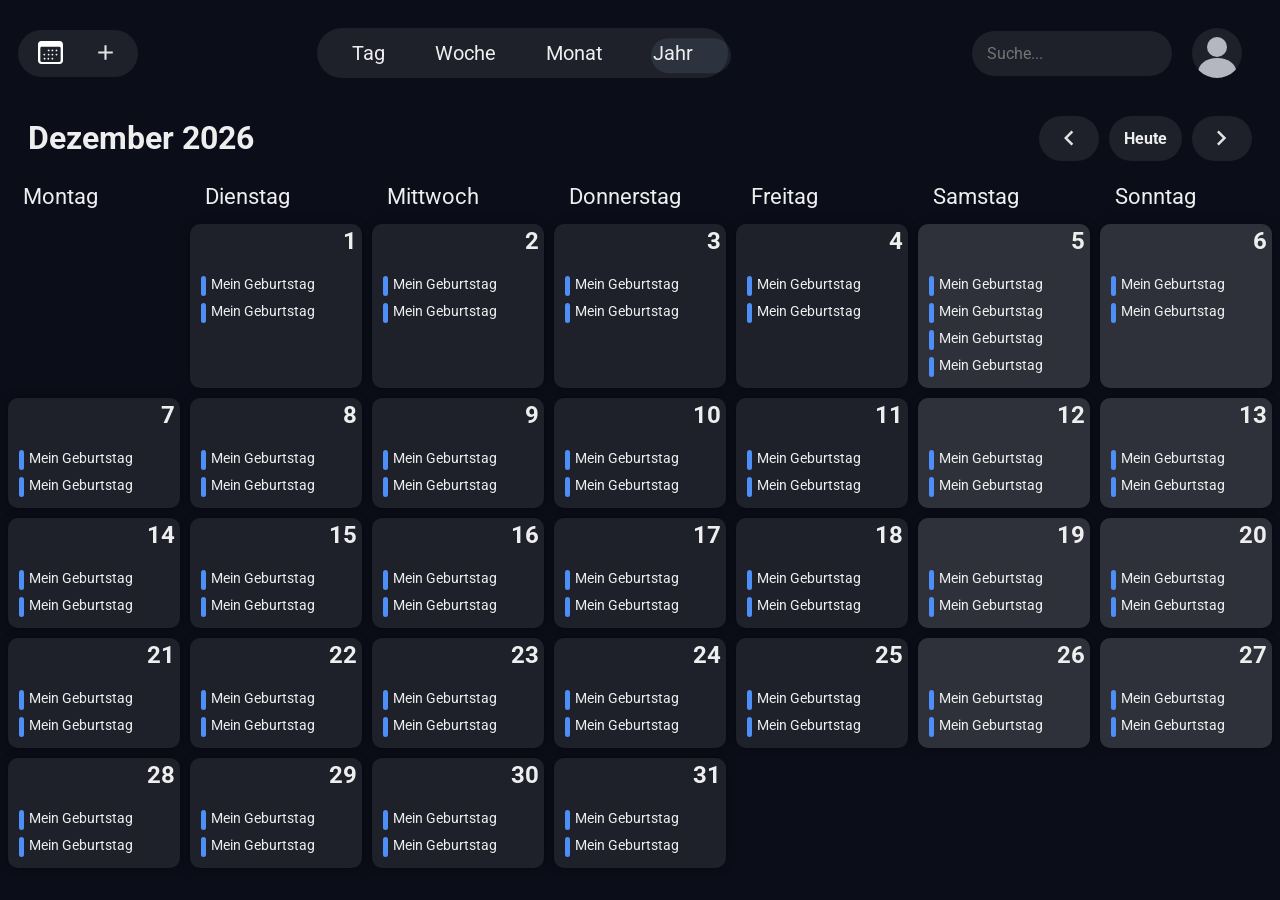
<file: frontend/month-look.html>
<!doctype html>
<html lang="de" data-theme="dark">
  <head>
    <meta charset="UTF-8" />
    <meta name="viewport" content="width=device-width, initial-scale=1.0" />
    <title>Document</title>
    <link rel="stylesheet" href="color.css" />
    <link rel="stylesheet" href="month-look.css" />
    <link rel="stylesheet" href="nav.css" />

    <link rel="preconnect" href="https://fonts.googleapis.com" />
    <link rel="preconnect" href="https://fonts.gstatic.com" crossorigin />
    <link
      href="https://fonts.googleapis.com/css2?family=Caveat:wght@400..700&family=Roboto:ital,wght@0,100..900;1,100..900&display=swap"
      rel="stylesheet"
    />
  </head>
  <body>
    <nav class="nav">
      <div class="nav-left">
        <button>
          <img src="/img/calender.svg" alt="" />
        </button>
        <button>
          <img src="/img/Plus.svg" alt="" />
        </button>
      </div>

      <div class="calender-look">
        <button id="day-view">Tag</button><button id="week-view">Woche</button
        ><button id="month-view">Monat</button
        ><button id="year-view">Jahr</button>
        <div id="view-content"></div>
      </div>

      <div class="nav-right">
        <div class="search-container">
          <button id="search-button">
            <img class="search-icon" src="/img/search.svg" alt="" />
          </button>
          <input id="search-input" type="search" placeholder="Suche..." />
        </div>
        <button id="profil-button">
          <div class="profile-avatar"></div>
        </button>
      </div>
    </nav>

    <div class="under-nav">
      <h1 id="month-title">Juni 2026</h1>
      <div class="nav-buttons">
        <button id="prev-month" class="nav-button">
          <img src="/img/links_pfeil.svg" alt="" />
        </button>
        <button id="today" class="nav-button">Heute</button>
        <button id="next-month" class="nav-button">
          <img src="/img/rechts_pfeil.svg" alt="" />
        </button>
      </div>
    </div>

    <div class="grid-container" id="grid-container">
      <div class="Week-day">Montag</div>
      <div class="Week-day">Dienstag</div>
      <div class="Week-day">Mittwoch</div>
      <div class="Week-day">Donnerstag</div>
      <div class="Week-day">Freitag</div>
      <div class="Week-day">Samstag</div>
      <div class="Week-day">Sonntag</div>
    </div>

    <template id="calender-day">
      <div class="container-calender">
        <h2 class="date-headline">date</h2>
        <div class="content"></div>
      </div>
    </template>

    <template id="Event">
      <button class="event">
        <div class="event-color"></div>
        <span class="event-content"></span>
      </button>
    </template>

    <script src="month-look.js"></script>
    <script src="nav.js"></script>
  </body>
</html>
</file>
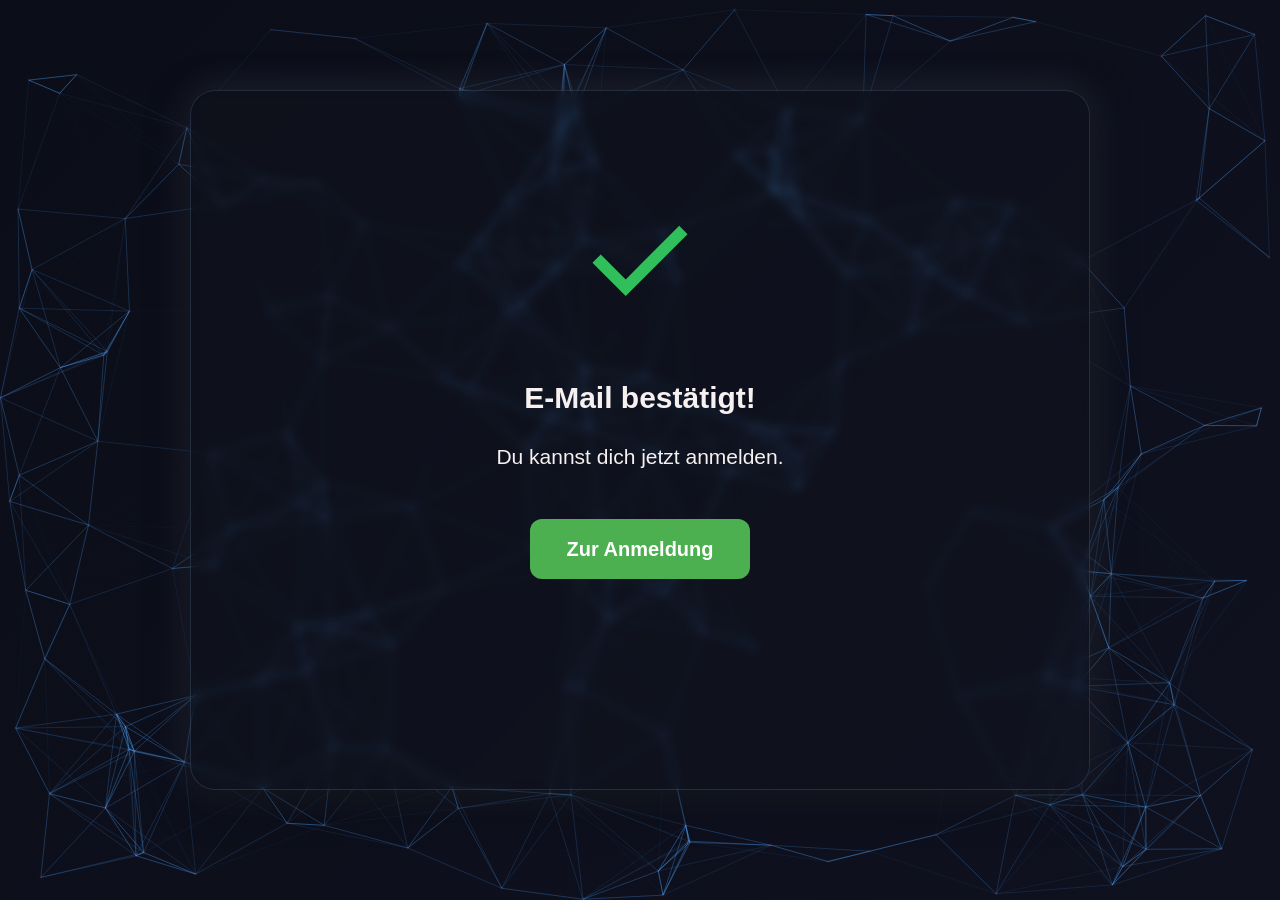
<file: templates/confirm.html>
<!doctype html>
<html lang="de" data-theme="dark">
  <head>
    <meta charset="UTF-8" />
    <meta name="viewport" content="width=device-width, initial-scale=1.0" />
    <title>Anmelden</title>

    <link rel="stylesheet" href="/static/css/confirm.css" />
    <link rel="stylesheet" href="/static/css/login.css" />
    <link rel="stylesheet" href="/static/css/div-animation.css" />


    <link rel="stylesheet" href="/static/css/color.css" />
  </head>

  <body>
    <canvas id="background"></canvas>

    <div class="login-wrapper" id="div-anmelde-wrapper">
        <div class="login-box" id="div-confirm">
        <img src="/static/img/check.svg" alt="" class="confirm-icon" />
        <h1>E-Mail bestätigt!</h1>
        <p>Du kannst dich jetzt anmelden.</p>
        <a href="/" class="btn-pos-link">Zur Anmeldung</a>
        </div>
        <p id="message"></p>
      </div>
    </div>

    <script src="/static/js/login.js"></script>
    <script src="/static/js/bg.js"></script>
  </body>
</html>
</file>
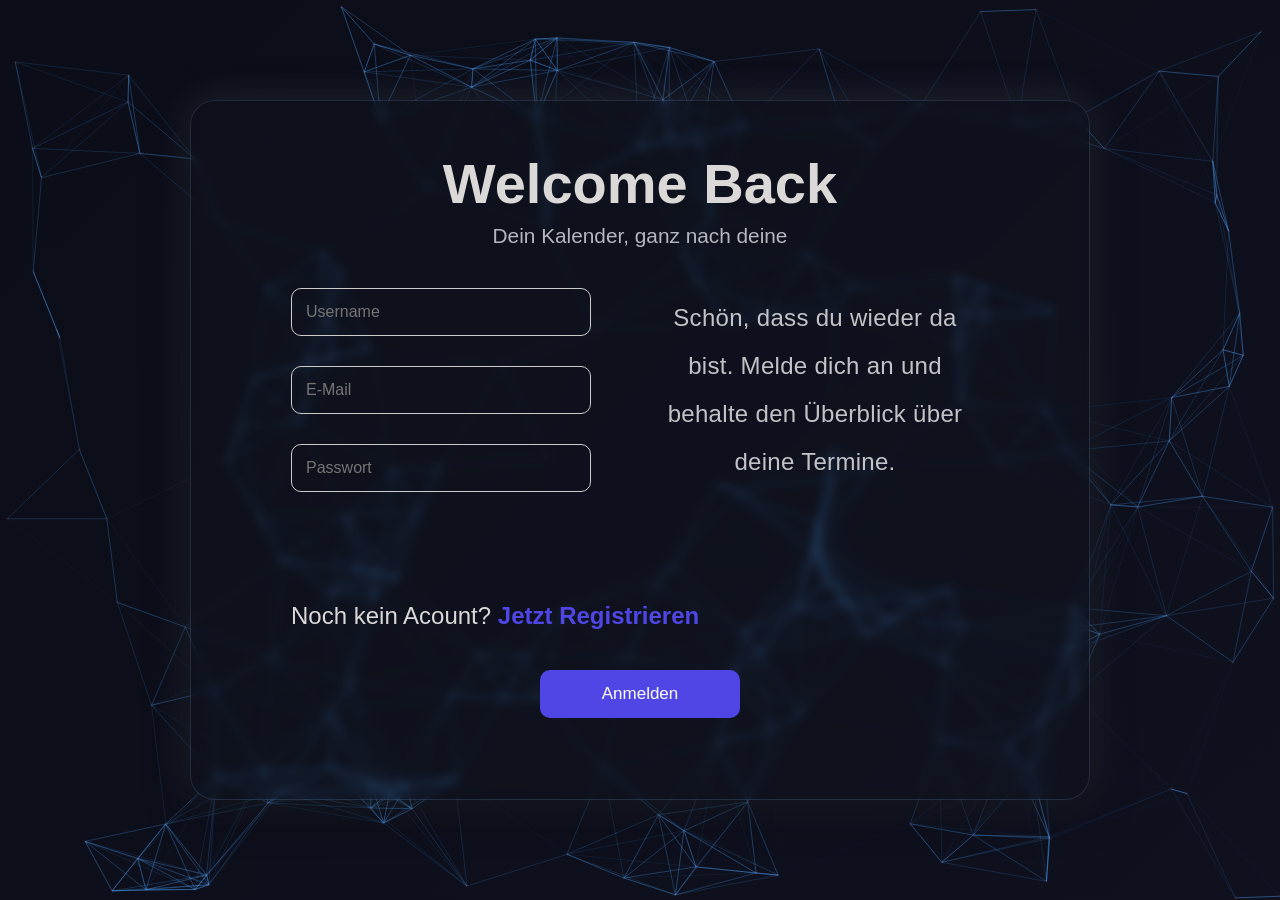
<file: templates/login.html>
<!doctype html>
<html lang="de" data-theme="dark">
  <head>
    <meta charset="UTF-8" />
    <meta name="viewport" content="width=device-width, initial-scale=1.0" />
    <title>Anmelden</title>

    <link rel="stylesheet" href="/static/css/login.css" />
    <link rel="stylesheet" href="/static/css/div-animation.css" />

    <link rel="stylesheet" href="/static/css/color.css" />
  </head>

  <body>
    <canvas id="background"></canvas>

    <div class="login-wrapper" id="div-anmelde-wrapper">
      <div class="login-box" id="div-anmeldung">
        <h1 id="welcome-text">Welcome Back</h1>
        <h2 id="login-h2">Dein Kalender, ganz nach deinem Rhythmus.</h2>

        <div class="postion">
          <form id="loginForm">
            <div class="form-content-row">
              <div class="input-column">
                <input
                  type="text"
                  id="username"
                  placeholder="Username"
                  required
                />
                <input type="email" id="email" placeholder="E-Mail" required />
                <input
                  type="text"
                  id="password"
                  placeholder="Passwort"
                  required
                />
              </div>
              <span class="content" id="login-content">
                Schön, dass du wieder da bist. Melde dich an und behalte den
                Überblick über deine Termine.
              </span>
            </div>

            <span>
              Noch kein Acount?
              <a class="register-link" id="register-link">Jetzt Registrieren</a>
            </span>
            <div class="btn-pos">
              <button type="submit">Anmelden</button>
            </div>
          </form>
        </div>
        <p id="message"></p>
      </div>
    </div>

    <script src="/static/js/main_settings.js"></script>

    <script src="/static/js/login.js"></script>
    <script src="/static/js/bg.js"></script>
  </body>
</html>
</file>
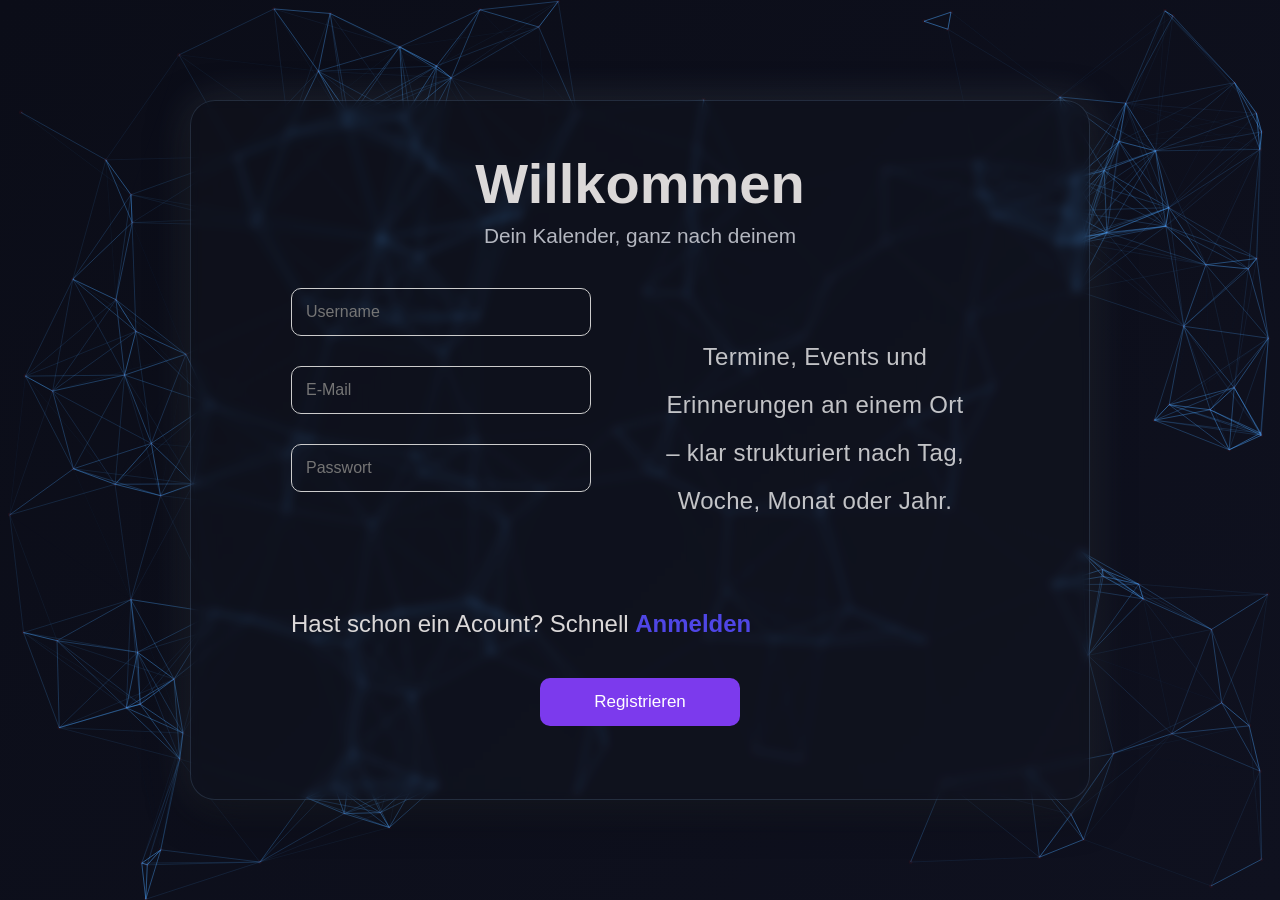
<file: templates/register.html>
<!doctype html>
<html lang="de" data-theme="dark">
  <head>
    <meta charset="UTF-8" />
    <meta name="viewport" content="width=device-width, initial-scale=1.0" />
    <title>Registrieren</title>

    <link rel="stylesheet" href="/static/css/register.css" />
    <link rel="stylesheet" href="/static/css/div-animation.css" />

    <link rel="stylesheet" href="/static/css/color.css" />
  </head>

  <body>
    <canvas id="background"></canvas>

    <div class="login-wrapper" id="div-registrieren-wrapper">
      <div class="login-box" id="div-registrieren">
        <h1 id="register-h1">Registrieren</h1>
        <h2 id="register-h2">Dein Kalender, ganz nach deinem Rhythmus.</h2>
        <form id="registerForm">
          <div class="form-content-row">
            <div class="input-column">
              <input
                type="text"
                id="username-register"
                placeholder="Username"
                required
              />
              <input
                type="email"
                id="email-register"
                placeholder="E-Mail"
                required
              />
              <input
                type="text"
                id="password-register"
                placeholder="Passwort"
                required
              />
              <input
                type="text"
                id="password-confirm-register"
                placeholder="Passwort bestätigen"
                required
              />
            </div>
            <span class="content">
              Termine, Events und Erinnerungen an einem Ort – klar strukturiert
              nach Tag, Woche, Monat oder Jahr.
            </span>
          </div>
          <span>
            Hast schon ein Acount? Schnell
            <a class="anmelde-link" id="anmelde-link">Anmelden</a>
          </span>

          <div class="btn-pos">
            <button type="submit">Registrieren</button>
          </div>
          <p id="message-register"></p>
        </form>
      </div>
    </div>

    <script src="/static/js/main_settings.js"></script>
    <script src="/static/js/register.js"></script>
    <script src="/static/js/bg.js"></script>
  </body>
</html>
</file>
<file: frontend/color.css>
:root {
  --profile-1: #8b3a3a;
  --profile-2: #7a6040;
  --profile-3: #3a8080;
  --profile-4: #7a6040;
  --profile-5: #8b3a3a;
  --profile-6: #b0a080;
  --profile-7: #7a3a7a;
  --profile-8: #7a7a30;
  --profile-9: #3a7a50;
  --profile-10: #507a30;
  --profile-11: #c080c0;
  --profile-12: #50a070;
  --profile-13: #3a6080;
  --profile-14: #303080;
  --profile-15: #7030a0;
  --profile-16: #903060;
  --profile-17: #8090c0;
  --profile-18: #c07070;
}

/* =========================
   DARK MODE (Standard)
   ========================= */
[data-theme="dark"] {
  --background: #0b0d18;
  --surface: #15171f;
  --surface-hover: rgba(255, 255, 255, 0.15);

  --text-primary: #eeeeee;
  --text-secondary: #b4b7c0;
  --text-muted: #7d8089;

  --accent: #9ecefa;
  --view-content: #1d2330f6;

  --border: rgba(255, 255, 255, 0.08);

  --border-weekend: rgba(255, 255, 255, 0.15);
  --shadow: rgba(0, 0, 0, 0.35);

  /* Kalender Einträge */
  --entry-1: #4e8ef7; /* Blau – z.B. Schule */
  --entry-2: #e05c7a; /* Rot/Pink – z.B. Wichtig */
  --entry-3: #50c27a; /* Grün – z.B. Sport */
  --entry-4: #f0a84e; /* Orange – z.B. Freizeit */
  --entry-5: #a78bf6; /* Lila – z.B. Privat */
  --entry-6: #4ec9c9; /* Türkis – z.B. Arzt */
  --entry-7: #f06b3f; /* Dunkelorange – z.B. Hausaufgaben */
  --entry-8: #e8d44d; /* Gelb – z.B. Geburtstag */
  --entry-9: #6ec6f5; /* Hellblau – z.B. Urlaub */
  --entry-10: #c97ae8; /* Pink-Lila – z.B. Sonstiges */
}

/* =========================
   LIGHT MODE
   ========================= */
[data-theme="light"] {
  --background: #f4f7fb;
  --surface: #ffffff;
  --surface-hover: #e5ebf3;

  --text-primary: #1d2330;
  --text-secondary: #5d6677;
  --text-muted: #8c94a3;

  --accent: #b8dbff;

  --border: rgba(0, 0, 0, 0.08);
  --border-weekend: rgba(0, 0, 0, 0.15);
  --shadow: rgba(0, 0, 0, 0.12);

  /* Kalender Einträge – etwas dunkler für Lesbarkeit auf hellem Hintergrund */
  --entry-1: #2d6ef0;
  --entry-2: #d63b5e;
  --entry-3: #2ea85e;
  --entry-4: #e08c28;
  --entry-5: #7c5ce8;
  --entry-6: #27a8a8;
  --entry-7: #d44e1e;
  --entry-8: #c9b020;
  --entry-9: #3aa8e0;
  --entry-10: #a855d4;
}
</file>
<file: frontend/month-look.css>
body {
  background-color: var(--background);
  color: var(--text-primary);
}

* {
  font-family: "Roboto", sans-serif;
  font-optical-sizing: auto;
  font-style: normal;
  font-variation-settings: "wdth" 100;
}

:root {
  --spalten-grid: 7;
}

.Week-day {
  font-family: "Roboto", sans-serif;
  font-optical-sizing: auto;
  font-style: normal;
  font-variation-settings: "wdth" 200;

  display: flex;
  align-items: center;
  margin-left: 10px;
  font-size: 22px;

  padding: 5px;
  border-radius: 10px;
}

.under-nav {
  display: flex;
  justify-content: space-between;
  margin-left: 20px;
  margin-right: 20px;
}

/** Grid – Calender-body */

.grid-container {
  display: grid;
  grid-template-columns: repeat(var(--spalten-grid), 1fr);
  gap: 10px;
}

.container-calender {
  padding: 5px;
  border-radius: 10px;
  min-height: 100px;
  background-color: var(--border);
  box-shadow: 0px 0px 10px var(--shadow);
}

.container-calender:hover {
  cursor: pointer;
  transform: scale(1.05);
  transition: transform 0.3s ease-in-out;
}

h2 {
  font-family: "Roboto", sans-serif;
  font-optical-sizing: auto;
  font-style: normal;
  font-variation-settings: "wdth" 100;

  display: flex;
  justify-content: end;
  margin-top: -2px;
}

/** Event */

.event {
  /*button settings*/
  border: none;
  background: none;

  color: var(--text-primary);
  display: flex;
  justify-content: start;
  flex-direction: row;
  margin-bottom: 5px;
}

.event-color {
  width: 5px;
  height: 20px;
  border-radius: 15px;
  display: inline-block;
  font-family: "Roboto", sans-serif;
  margin-right: 5px;
  background-color: var(--entry-1);
}

.event-content {
  font-size: 14px;
}
</file>
<file: frontend/nav.css>
/** Nav */
nav {
  display: flex;
  justify-content: space-between;
  align-items: center;
  padding: 10px;
  border-radius: 10px;
}

.nav-left {
  display: flex;
  align-items: center;
  background-color: var(--border);
  padding: 5px 10px;
  border-radius: 25px;
  gap: 10px;
}

.nav-right {
  display: flex;
  align-items: center;
  padding: 5px 10px;
  border-radius: 25px;
}

nav button {
  background: none;
  border: none;
  color: var(--text-primary);
  font-size: 50%;
  cursor: pointer;
  padding: 5px 10px;
}

nav button:hover {
  background-color: var(--surface-hover);
  border-radius: 25px;
  transition: background-color 0.2s ease-in-out;
}

nav button > img {
  --svg-size: 25px;
  width: var(--svg-size);
  height: var(--svg-size);
}

.calender-look {
  font-family: "Roboto", sans-serif;
  background-color: var(--border);
  padding: 8px 10px;
  border-radius: 25px;
}

.calender-look > button {
  z-index: 2;
  background: none;
  border: none;
  color: var(--text-primary);
  font-size: 20px;
  cursor: pointer;
  margin: 0 15px;
}

#view-content {
  z-index: -1;
  position: absolute;
  width: 80px;
  height: 35px;
  background-color: var(--view-content);
  border-radius: 20px;
  translate: -50% -91%;
  left: 54%;
}

.search-container {
  display: flex;
  align-items: center;
  padding: 5px 10px;
  border-radius: 25px;
  gap: 5px;
}

input[type="search"] {
  z-index: 1;
  outline: none;
  border: none;
  background-color: var(--border);
  color: var(--text-primary);
  font-size: 16px;
  border: none;
  padding: 10px 15px;
  height: 45px;

  border-radius: 25px;
  width: 200px;
}

/* Search Button */

#search-button {
  background-color: var(--border);
  border: none;
  padding: 8px;
  border-radius: 25px;
  cursor: pointer;
  visibility: hidden;
  transform: translateX(60px);
  transition: transform 0.2s ease-in-out;
}

/* Search Icon */

#search-button > img {
  --svg-size: 25px;
  width: var(--svg-size);
  height: var(--svg-size);
}

/* Zustand wenn Input aktiv ist */

.search-input-focus {
  transform: translateX(0px);
  visibility: visible;
}
/* Kleine Klick-Animation */

@keyframes search-click {
  0% {
    transform: translateX(0);
    visibility: visible;
  }

  50% {
    transform: translateX(-20px) scale(1.02);
    visibility: visible;
  }

  100% {
    transform: translateX(0px);
    visibility: visible;
  }
}

.search-click-animation {
  visibility: visible;

  animation: search-click 0.3s ease-in-out forwards;
}

/** Next and bevor button **/

.under-nav {
  display: flex;
  justify-content: space-between;
  align-items: center;
  margin-left: 20px;
  margin-right: 20px;
}

.nav-buttons {
  display: flex;
  justify-content: space-between;

  gap: 10px;
}

.nav-button {
  font-family: "Roboto", sans-serif;
  font-weight: 700;
  display: flex;
  justify-content: center;
  align-items: center;

  background-color: var(--border);
  border: none;
  color: var(--text-primary);
  font-size: 16px;
  padding: 10px 15px;
  height: 45px;
  border-radius: 25px;
}

.nav-button > img {
  --svg-size: 30px;
  width: var(--svg-size);
  height: var(--svg-size);
}

.nav-button:hover {
  background-color: var(--surface-hover);
  cursor: pointer;
  transition: background-color 0.2s ease-in-out;
}

@keyframes move-left {
  0% {
    transform: translateX(0);
  }

  50% {
    transform: translateX(-8px);
  }

  100% {
    transform: translateX(0);
  }
}

@keyframes move-right {
  0% {
    transform: translateX(0);
  }

  50% {
    transform: translateX(8px);
  }

  100% {
    transform: translateX(0);
  }
}

@keyframes move-today {
  0% {
    transform: translateY(0);
  }

  50% {
    transform: scale(1.1);
  }

  100% {
    transform: translateY(0);
  }
}

.nav-button-moveLeft {
  animation: move-left 0.2s ease-in-out;
}

.nav-button-moveRight {
  animation: move-right 0.2s ease-in-out;
}

.nav-button-moveToday {
  animation: move-today 0.2s ease-in-out;
}

/** Profil Settings */

#profil-button:hover {
  background-color: transparent;
}

.profile-avatar {
  --avatar-size: 50px;
  width: var(--avatar-size);
  height: var(--avatar-size);
  border-radius: 50%;
  background-color: var(--border);
  position: relative;
  overflow: hidden;
  flex-shrink: 0;
}

/* Kopf */
.profile-avatar::before {
  content: "";
  position: absolute;
  top: 18%;
  left: 50%;
  translate: -50% 0;
  width: 40%;
  height: 40%;
  border-radius: 50%;
  background-color: var(--text-secondary);
}

/* Schultern */
.profile-avatar::after {
  content: "";
  position: absolute;
  bottom: -15%;
  left: 50%;
  translate: -50% 0;
  width: 75%;
  height: 55%;
  border-radius: 50% 50% 0 0;
  background-color: var(--text-secondary);
}
</file>
<file: static/css/confirm.css>
.confirm-icon {
  width: 140px;
  height: 140px;
  margin-bottom: 20px;
  margin-top: 50px;

  filter: brightness(0) saturate(100%) invert(56%) sepia(72%) saturate(450%)
    hue-rotate(85deg) brightness(95%) contrast(90%);
}

#div-confirm {
  display: flex;
  flex-direction: column;
  align-items: center;
  justify-content: start;
  text-align: start;
  gap: 20px;
}

#div-confirm h1 {
  font-size: 30px;
  margin: 10px 0;
  color: #f7f0f0;
}

#div-confirm p {
  font-size: 21px;
  color: #f7f0f0;
  margin-bottom: 30px;
}

.btn-pos-link {
  display: flex;
  align-items: center;
  justify-content: center;

  width: 220px;
  height: 60px;

  background: #4caf50;
  color: white;
  text-decoration: none;

  border-radius: 12px;
  font-size: 20px;
  font-weight: bold;

  transition: 0.2s ease;
}

.btn-pos-link:hover {
  background: #43a047;
  transform: translateY(-2px);
}

#div-confirm:has(.btn-pos-link:hover) .confirm-icon {
  animation: fadeIn 0.3s ease-out forwards;
}

@keyframes fadeIn {
  from {
    opacity: 0;
    transform: translateY(70px) scale(0.8) rotate(20deg);
  }

  to {
    opacity: 1;
    transform: translateY(0) scale(1) rotate(0);
  }
}
</file>
<file: static/css/login.css>
* {
  margin: 0;
  padding: 0;
  box-sizing: border-box;
  font-family: Arial, Helvetica, sans-serif;
  color: var(--text-primary);
}

:root {
  --shadow-distance: 10px;
  --shadow-blur: 10px;
}

body {
  height: 100vh;
  display: flex;
  justify-content: center;
  align-items: center;

  background: var(--background);
}

#background {
  z-index: -2;
  position: fixed;
  inset: 0;
  width: 100vw;
  height: 100vh;
}

.login-box {
  padding: 50px 100px;
  background: rgba(20, 25, 35, 0.25);
  backdrop-filter: blur(5px);

  min-height: 700px;
  height: auto;

  border: 1px solid rgba(158, 206, 250, 0.15);
  border-radius: 25px;

  box-shadow:
    0 10px 40px rgba(0, 0, 0, 0.506),
    0 0 40px rgba(196, 223, 249, 0.156);

  transition: transform 0.2s ease;
}

.login-box h1 {
  text-align: center;
  margin-bottom: 8px;
  font-size: 3.5rem;
}

.login-box h2 {
  text-align: center;
  font-size: 1.3rem;
  font-weight: 400;
  color: var(--text-secondary);
  margin-bottom: 30px;
}

form {
  display: flex;
  flex-direction: column;
  justify-content: center;
  margin-top: 40px;
  gap: 40px;
}

input {
  padding: 14px;
  outline: none;
  border-radius: 10px;
  background-color: transparent;
  border: 1px solid #ccc;
  font-size: 16px;

  width: 300px;
}

input:focus {
  outline: none;
  border-color: #4f46e5;
}

.btn-pos {
  display: flex;
  justify-content: center;
}

button {
  padding: 14px;
  border: none;
  border-radius: 10px;
  background: #4f46e5;
  color: white;
  font-size: 16px;
  cursor: pointer;
  transition: 0.2s;
  font-size: 17px;
  width: 200px;
}

button[type="submit"]:hover {
  background: #5a53e2;
  box-shadow:
    0 10px 20px #5e58d188,
    0 0 20px #4e46e57b;
}

#message,
#message-register {
  margin-top: 20px;
  text-align: center;
  color: red;
}

.auth-switch {
  margin-top: 16px;
  text-align: center;
  font-size: 14px;
}
.auth-switch a {
  color: #4f46e5;
  text-decoration: none;
  font-weight: bold;
}
.auth-switch a:hover {
  text-decoration: underline;
}

span {
  margin-top: 70px;
  font-size: 1.5rem;
}

.register-link {
  cursor: pointer;
  transition: color 0.2s ease;
}

.register-link:hover {
  color: var(--accent);
  text-decoration: underline;
}

.form-content-row {
  display: flex;
  align-items: center;
  justify-content: center;
  gap: 50px;
}

.input-column {
  display: flex;
  flex-direction: column;
  gap: 30px;
}

.content {
  width: 300px;
  margin: 0 auto;
  text-align: center;

  font-size: 1.5rem;
  line-height: 2;
  color: rgba(255, 255, 255, 0.75);

  letter-spacing: 0.3px;
}
</file>
<file: static/css/div-animation.css>
span {
  font-size: 1.5rem;
}

.register-link,
.anmelde-link {
  color: #4f46e5;
  font-weight: bold;
  cursor: pointer;
  transition: color 0.2s ease;
}

.register-link:hover,
.anmelde-link:hover {
  color: var(--accent);
  text-decoration: underline;
}

.login-wrapper {
  position: relative;
}

.login-box {
  padding: 50px 100px;
  background: rgba(20, 25, 35, 0.25);
  backdrop-filter: blur(5px);

  height: 700px;
  width: 900px;

  border: 1px solid rgba(158, 206, 250, 0.15);
  border-radius: 25px;

  box-shadow:
    0 10px 40px rgba(0, 0, 0, 0.506),
    0 0 40px rgba(196, 223, 249, 0.156);

  transition: transform 0.3s ease;
}

.login-box:hover {
  transform: scale(1.05);
}

@keyframes moveUp {
  from {
    transform: translateY(0);
    opacity: 1;
  }

  to {
    transform: translateY(-1000px);
    opacity: 0;
  }
}

@keyframes moveDown {
  from {
    transform: translateY(-1000px);
    opacity: 0;
  }

  to {
    transform: translateY(0);
    opacity: 1;
  }
}

.move-up {
  animation: moveUp 0.3s ease forwards;
}

.move-down {
  animation: moveDown 0.3s ease forwards;
}
</file>
<file: static/css/color.css>
:root {
  --profile-1: #8b3a3a;
  --profile-2: #7a6040;
  --profile-3: #3a8080;
  --profile-4: #7a6040;
  --profile-5: #8b3a3a;
  --profile-6: #b0a080;
  --profile-7: #7a3a7a;
  --profile-8: #7a7a30;
  --profile-9: #3a7a50;
  --profile-10: #507a30;
  --profile-11: #c080c0;
  --profile-12: #50a070;
  --profile-13: #3a6080;
  --profile-14: #303080;
  --profile-15: #7030a0;
  --profile-16: #903060;
  --profile-17: #8090c0;
  --profile-18: #c07070;

  --glow-1: rgba(6, 197, 130, 0.22);
  --glow-2: rgba(40, 120, 255, 0.28);
}

/* ===== Dark (Standard) ===== */

[data-bg="ozean"] {
  --glow-1: rgba(6, 197, 130, 0.22);
  --glow-2: rgba(40, 120, 255, 0.28);
}
[data-bg="lila"] {
  --glow-1: rgba(255, 60, 180, 0.25);
  --glow-2: rgba(140, 80, 255, 0.28);
}
[data-bg="sonnenuntergang"] {
  --glow-1: rgba(255, 150, 0, 0.25);
  --glow-2: rgba(255, 60, 40, 0.22);
}
[data-bg="eis"] {
  --glow-1: rgba(80, 230, 230, 0.2);
  --glow-2: rgba(100, 140, 255, 0.26);
}
[data-bg="wald"] {
  --glow-1: rgba(80, 194, 122, 0.24);
  --glow-2: rgba(163, 203, 56, 0.2);
}

[data-bg="nordlicht"] {
  --glow-1: rgba(6, 197, 130, 0.22);
  --glow-2: rgba(140, 80, 255, 0.28);
}
[data-bg="korallenriff"] {
  --glow-1: rgba(0, 200, 200, 0.22);
  --glow-2: rgba(255, 90, 120, 0.26);
}
[data-bg="kirschbluete"] {
  --glow-1: rgba(255, 120, 180, 0.22);
  --glow-2: rgba(160, 100, 255, 0.26);
}
[data-bg="minze"] {
  --glow-1: rgba(80, 230, 180, 0.2);
  --glow-2: rgba(0, 190, 230, 0.26);
}
[data-bg="gold"] {
  --glow-1: rgba(255, 200, 60, 0.22);
  --glow-2: rgba(255, 140, 40, 0.22);
}
[data-bg="mitternacht"] {
  --glow-1: rgba(40, 60, 200, 0.28);
  --glow-2: rgba(120, 60, 220, 0.25);
}

/* ===== Light ===== */
[data-theme="light"] {
  --glow-1: rgba(6, 197, 130, 0.3);
  --glow-2: rgba(40, 120, 255, 0.3);
}

[data-theme="light"][data-bg="ozean"] {
  --glow-1: rgba(6, 197, 130, 0.3);
  --glow-2: rgba(40, 120, 255, 0.3);
}
[data-theme="light"][data-bg="lila"] {
  --glow-1: rgba(255, 60, 180, 0.28);
  --glow-2: rgba(140, 80, 255, 0.3);
}
[data-theme="light"][data-bg="sonnenuntergang"] {
  --glow-1: rgba(255, 150, 0, 0.32);
  --glow-2: rgba(255, 60, 40, 0.26);
}
[data-theme="light"][data-bg="eis"] {
  --glow-1: rgba(60, 210, 220, 0.3);
  --glow-2: rgba(100, 140, 255, 0.3);
}
[data-theme="light"][data-bg="wald"] {
  --glow-1: rgba(60, 180, 100, 0.3);
  --glow-2: rgba(150, 200, 40, 0.28);
}
[data-theme="light"][data-bg="nordlicht"] {
  --glow-1: rgba(6, 197, 130, 0.3);
  --glow-2: rgba(140, 80, 255, 0.3);
}
[data-theme="light"][data-bg="korallenriff"] {
  --glow-1: rgba(0, 200, 200, 0.28);
  --glow-2: rgba(255, 90, 120, 0.28);
}
[data-theme="light"][data-bg="kirschbluete"] {
  --glow-1: rgba(255, 120, 180, 0.3);
  --glow-2: rgba(160, 100, 255, 0.28);
}
[data-theme="light"][data-bg="minze"] {
  --glow-1: rgba(60, 220, 170, 0.28);
  --glow-2: rgba(0, 190, 230, 0.28);
}
[data-theme="light"][data-bg="gold"] {
  --glow-1: rgba(255, 200, 60, 0.32);
  --glow-2: rgba(255, 140, 40, 0.28);
}
[data-theme="light"][data-bg="mitternacht"] {
  --glow-1: rgba(40, 60, 200, 0.3);
  --glow-2: rgba(120, 60, 220, 0.28);
}

/* =========================
   DARK MODE (Standard)
   ========================= */
[data-theme="dark"] {
  --background: linear-gradient(135deg, #0b0d18, #0f111f);

  --surface: #15171f;
  --surface-hover: rgba(255, 255, 255, 0.15);

  --text-for-blur-bg: #e9e8e8;
  --text-primary: #dbd8d8;
  --text-secondary: #b4b7c0;
  --text-muted: #7d8089;

  --accent: #9ecefa;
  --view-content: #1d2330f6;

  --border: rgba(255, 255, 255, 0.08);
  --calender-day: rgba(99, 99, 99, 0.147);
  --more-calender-day: rgba(15, 17, 31, 0.55);
  --border-weekend: #767a7e4b;
  --shadow: rgba(0, 0, 0, 0.35);

  --today-bg: #7196bb4b;
  --today-border: #7196bb;

  /* Kalender Einträge */
  --entry-1: #4e8ef7;
  --entry-2: #e05c7a;
  --entry-3: #50c27a;
  --entry-4: #f0a84e;
  --entry-5: #a78bf6;
  --entry-6: #4ec9c9;
  --entry-7: #f06b3f;
  --entry-8: #e8d44d;
  --entry-9: #6ec6f5;
  --entry-10: #c97ae8;
  --entry-11: #f78fb3;
  --entry-12: #7ed6df;
  --entry-13: #f6b93b;
  --entry-14: #a3cb38;
  --entry-15: #e77f67;
  --entry-16: #778beb;
  --entry-17: #cf6a87;
  --entry-18: #82ccdd;
  --entry-19: #b8e994;
  --entry-20: #e58e26;
  --entry-21: #3a3a3a;
  --entry-22: #8a8a8a;
  --entry-23: #d92b2b;
  --entry-24: #4a4e57;
  --entry-25: #8f2d46;
  --entry-26: #1f7a7a;
  --entry-27: #b78cd6;
  --entry-28: #c97a4a;
  --entry-29: #3f7a3f;
  --entry-30: #b87333;
}

/* =========================
   LIGHT MODE
   ========================= */
[data-theme="light"] {
  --background: #f4f7fb;
  --surface: #ffffff;
  --surface-hover: #e5ebf3;

  --text-primary: #1d2330;
  --text-secondary: #5d6677;
  --text-muted: #8c94a3;

  --accent: #b8dbff;

  --border: rgba(0, 0, 0, 0.08);
  --calender-day: rgba(0, 0, 0, 0.147);
  --more-calender-day: rgba(0, 0, 0, 0.209);

  --today-bg: rgba(224, 140, 0, 0.12);
  --border-weekend: rgba(0, 0, 0, 0.15);
  --shadow: rgba(0, 0, 0, 0.12);

  /* Kalender Einträge */
  --entry-1: #2d6ef0;
  --entry-2: #d63b5e;
  --entry-3: #2ea85e;
  --entry-4: #e08c28;
  --entry-5: #7c5ce8;
  --entry-6: #27a8a8;
  --entry-7: #d44e1e;
  --entry-8: #c9b020;
  --entry-9: #3aa8e0;
  --entry-10: #a855d4;
  --entry-11: #d6567f;
  --entry-12: #22a6a0;
  --entry-13: #d68910;
  --entry-14: #6c9a20;
  --entry-15: #c85a3d;
  --entry-16: #4c5fd6;
  --entry-17: #a83b5c;
  --entry-18: #1e8ea8;
  --entry-19: #4f9a2e;
  --entry-20: #c2660a;
  --entry-21: #1e1e1e;
  --entry-22: #6b6b6b;
  --entry-23: #c41e1e;
  --entry-24: #383c44;
  --entry-25: #75213a;
  --entry-26: #146868;
  --entry-27: #9c6fc2;
  --entry-28: #b0632e;
  --entry-29: #2e632e;
  --entry-30: #a05a28;
}
</file>
<file: static/css/register.css>
* {
  margin: 0;
  padding: 0;
  box-sizing: border-box;
  font-family: Arial, Helvetica, sans-serif;
  color: var(--text-primary);
}

:root {
  --shadow-distance: 10px;
  --shadow-blur: 10px;
}

body {
  height: 100vh;
  display: flex;
  justify-content: center;
  align-items: center;

  background: var(--background);
}

#background {
  z-index: -2;
  position: fixed;
  inset: 0;
  width: 100vw;
  height: 100vh;
}

.login-box {
  padding: 50px 100px;
  background: rgba(20, 25, 35, 0.25);
  backdrop-filter: blur(5px);

  min-height: 700px;
  height: auto;

  border: 1px solid rgba(158, 206, 250, 0.15);
  border-radius: 25px;

  box-shadow:
    0 10px 40px rgba(0, 0, 0, 0.506),
    0 0 40px rgba(196, 223, 249, 0.156);

  transition: transform 0.2s ease;
}

.login-box h1 {
  text-align: center;
  margin-bottom: 8px;
  font-size: 3.5rem;
}

.login-box h2 {
  text-align: center;
  font-size: 1.3rem;
  font-weight: 400;
  color: var(--text-secondary);
  margin-bottom: 30px;
}

form {
  display: flex;
  flex-direction: column;
  justify-content: center;
  margin-top: 40px;
  gap: 40px;
}

input {
  padding: 14px;
  outline: none;
  border-radius: 10px;
  background-color: transparent;
  border: 1px solid #ccc;
  font-size: 16px;

  width: 300px;
}

input:focus {
  outline: none;
  border-color: #7c76ee;
}

#password-register,
#password-confirm-register {
  user-select: none;
}
#password-confirm-register {
  visibility: hidden;
}

.btn-pos {
  display: flex;
  justify-content: center;
}

button {
  padding: 14px;
  border: none;
  border-radius: 10px;
  color: white;

  cursor: pointer;
  transition: 0.2s;
  width: 200px;

  background: #7c3aed;
  font-size: 17px;
}

#div-registrieren button[type="submit"]:hover {
  background: #8f56f2;
  box-shadow:
    0 10px 20px #9170f776,
    0 0 20px #a78bfa77;
}

#btn-registrieren {
  background-color: transparent;
  font-size: 1.5rem;
}

#message-register {
  text-align: center;
  color: red;
}

.auth-switch {
  margin-top: 16px;
  text-align: center;
  font-size: 14px;
}
.auth-switch a {
  color: #4f46e5;
  text-decoration: none;
  font-weight: bold;
}
.auth-switch a:hover {
  text-decoration: underline;
}

span {
  font-size: 1.5rem;
}

.register-link {
  cursor: pointer;
  transition: color 0.2s ease;
}

.register-link:hover {
  color: var(--accent);
  text-decoration: underline;
}

.form-content-row {
  display: flex;
  align-items: center;
  justify-content: center;
  gap: 50px;
}

.input-column {
  display: flex;
  flex-direction: column;
  gap: 30px;
}

.content {
  width: 300px;
  margin: 0 auto;
  text-align: center;

  font-size: 1.5rem;
  line-height: 2;
  color: rgba(255, 255, 255, 0.75);

  letter-spacing: 0.3px;
}
</file>
